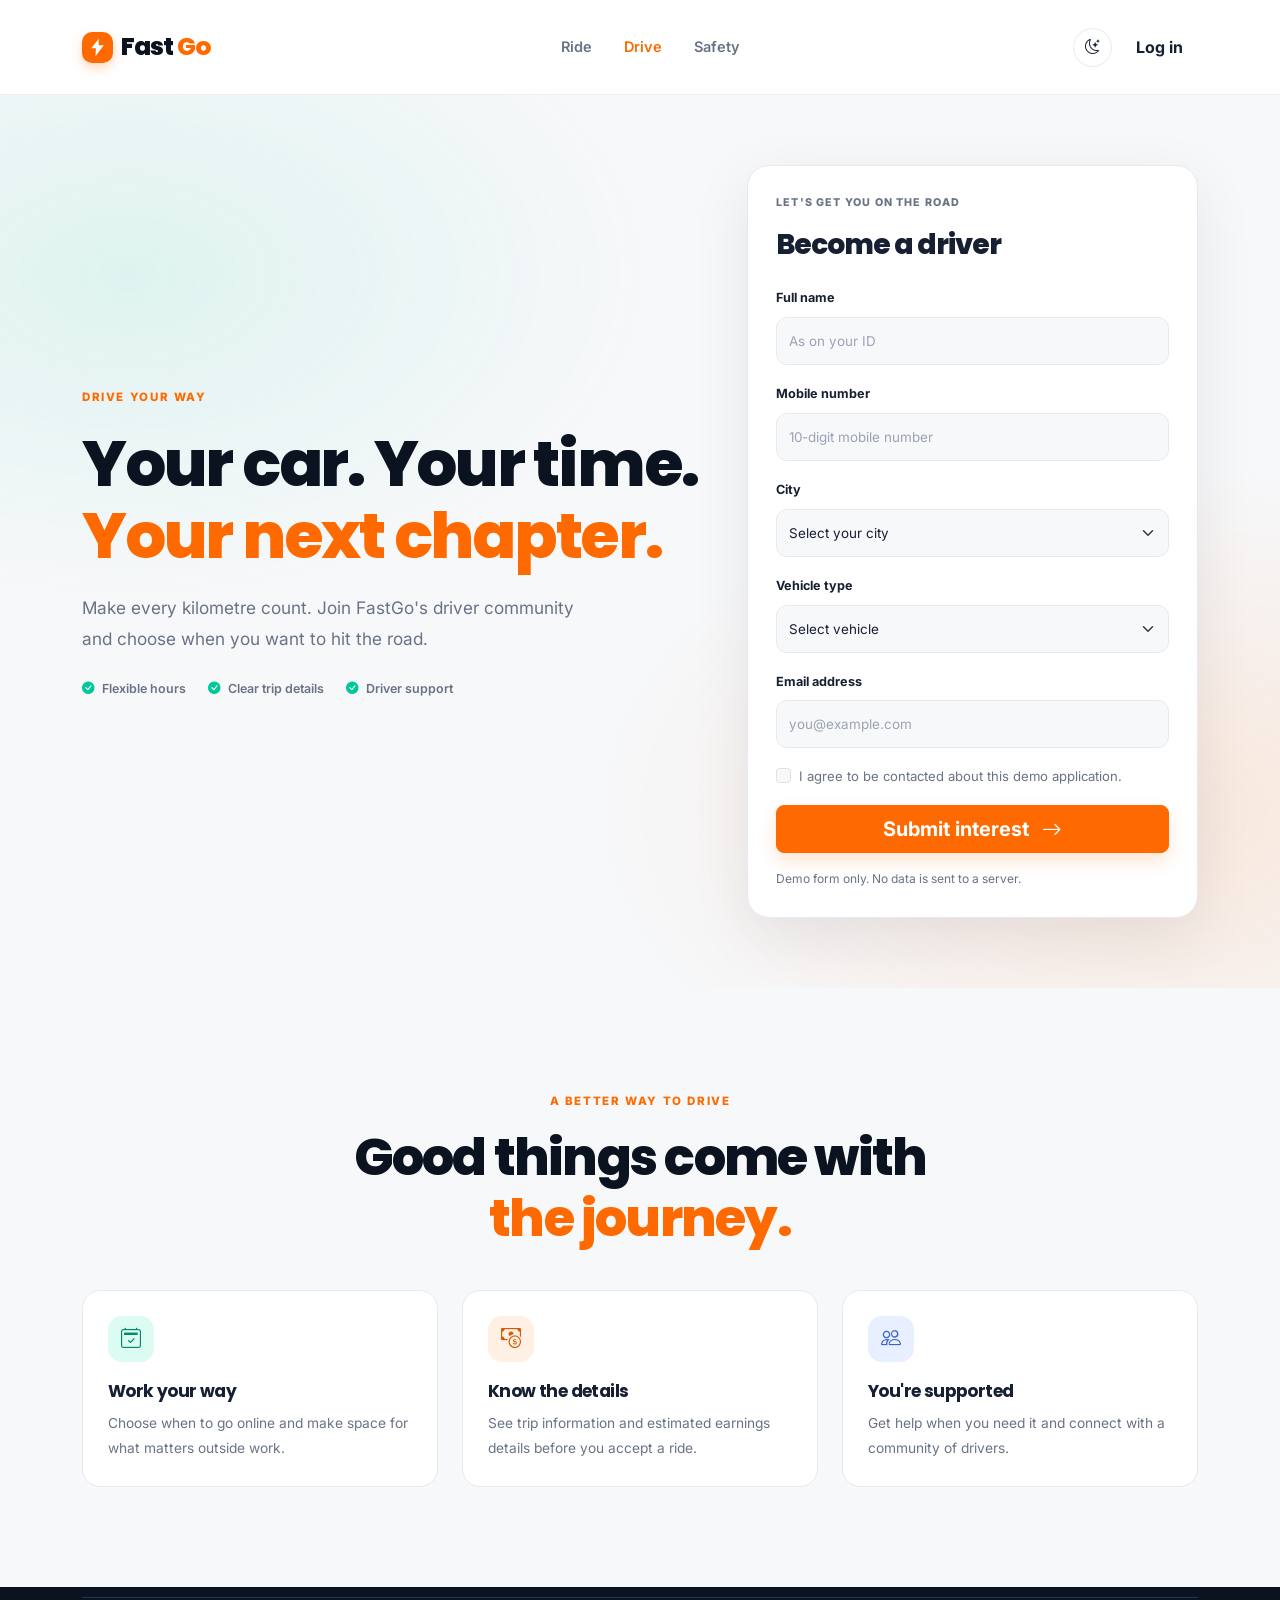
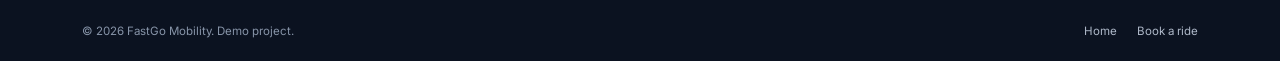
<file: FastGo/driver.html>
<!doctype html>
<html lang="en"><head><meta charset="utf-8"><meta name="viewport" content="width=device-width, initial-scale=1"><title>Drive with FastGo — Become a driver</title><link rel="preconnect" href="https://fonts.googleapis.com"><link href="https://fonts.googleapis.com/css2?family=Inter:wght@400;500;600;700&family=Poppins:wght@500;600;700;800&display=swap" rel="stylesheet"><link href="https://cdn.jsdelivr.net/npm/bootstrap@5.3.3/dist/css/bootstrap.min.css" rel="stylesheet"><link href="https://cdn.jsdelivr.net/npm/bootstrap-icons@1.11.3/font/bootstrap-icons.min.css" rel="stylesheet"><link rel="stylesheet" href="css/style.css"></head>
<body><nav class="navbar navbar-expand-lg sticky-top site-nav"><div class="container"><a class="navbar-brand brand" href="index.html"><span class="brand-mark"><svg viewBox="0 0 24 24" aria-hidden="true"><path d="M13.5 1 4 13h6l-.5 10L20 9h-6.5z"/></svg></span>Fast<span>Go</span></a><button class="navbar-toggler" type="button" data-bs-toggle="collapse" data-bs-target="#mainNav" aria-controls="mainNav" aria-expanded="false" aria-label="Toggle navigation"><span class="navbar-toggler-icon"></span></button><div class="collapse navbar-collapse" id="mainNav"><ul class="navbar-nav mx-auto"><li class="nav-item"><a class="nav-link" href="booking.html">Ride</a></li><li class="nav-item"><a class="nav-link active" href="driver.html">Drive</a></li><li class="nav-item"><a class="nav-link" href="index.html#safety">Safety</a></li></ul><div class="nav-actions d-flex gap-2 align-items-center"><button class="theme-toggle" type="button" data-theme-toggle aria-label="Toggle dark mode"><i class="bi bi-moon-stars"></i></button><a class="btn btn-quiet" href="login.html">Log in</a></div></div></div></nav>
<main class="inner-page"><section class="driver-hero"><div class="container"><div class="row align-items-center gy-4"><div class="col-lg-7"><span class="eyebrow">DRIVE YOUR WAY</span><h1 class="hero-title">Your car. Your time.<br><span>Your next chapter.</span></h1><p class="hero-copy">Make every kilometre count. Join FastGo's driver community and choose when you want to hit the road.</p><div class="driver-perks"><span><i class="bi bi-check-circle-fill"></i> Flexible hours</span><span><i class="bi bi-check-circle-fill"></i> Clear trip details</span><span><i class="bi bi-check-circle-fill"></i> Driver support</span></div></div><div class="col-lg-5"><div class="driver-form-card"><p class="small-label">LET'S GET YOU ON THE ROAD</p><h2 class="h3 mb-4">Become a driver</h2><form id="driverForm" novalidate><div class="mb-3"><label class="form-label" for="driverName">Full name</label><input class="form-control" id="driverName" required minlength="2" placeholder="As on your ID"><div class="invalid-feedback">Enter your full name.</div></div><div class="mb-3"><label class="form-label" for="driverPhone">Mobile number</label><input class="form-control" id="driverPhone" type="tel" inputmode="numeric" pattern="[6-9][0-9]{9}" required placeholder="10-digit mobile number"><div class="invalid-feedback">Enter a valid 10-digit Indian mobile number.</div></div><div class="mb-3"><label class="form-label" for="driverCity">City</label><select class="form-select" id="driverCity" required><option value="">Select your city</option><option>Solapur</option><option>Pune</option><option>Mumbai</option><option>Nashik</option><option>Nagpur</option><option>Other</option></select><div class="invalid-feedback">Choose a city.</div></div><div class="mb-3"><label class="form-label" for="vehicleType">Vehicle type</label><select class="form-select" id="vehicleType" required><option value="">Select vehicle</option><option>Bike</option><option>Auto</option><option>Car</option></select><div class="invalid-feedback">Choose a vehicle type.</div></div><div class="mb-3"><label class="form-label" for="driverEmail">Email address</label><input class="form-control" id="driverEmail" type="email" required placeholder="you@example.com"><div class="invalid-feedback">Enter a valid email address.</div></div><div class="form-check mb-3"><input class="form-check-input" type="checkbox" id="driverConsent" required><label class="form-check-label small" for="driverConsent">I agree to be contacted about this demo application.</label><div class="invalid-feedback">Please check the consent box.</div></div><button class="btn btn-primary btn-lg w-100" type="submit">Submit interest <i class="bi bi-arrow-right ms-2"></i></button><p class="form-note mt-3 mb-0">Demo form only. No data is sent to a server.</p></form></div></div></div></div></section><section class="section-pad"><div class="container"><div class="section-heading text-center"><span class="eyebrow">A BETTER WAY TO DRIVE</span><h2>Good things come with <span>the journey.</span></h2></div><div class="row g-4 mt-3"><div class="col-md-4"><article class="feature-card"><div class="feature-icon mint"><i class="bi bi-calendar2-check"></i></div><h3>Work your way</h3><p>Choose when to go online and make space for what matters outside work.</p></article></div><div class="col-md-4"><article class="feature-card"><div class="feature-icon orange"><i class="bi bi-cash-coin"></i></div><h3>Know the details</h3><p>See trip information and estimated earnings details before you accept a ride.</p></article></div><div class="col-md-4"><article class="feature-card"><div class="feature-icon blue"><i class="bi bi-people"></i></div><h3>You're supported</h3><p>Get help when you need it and connect with a community of drivers.</p></article></div></div></div></section></main>
<footer class="site-footer compact-footer"><div class="container"><div class="footer-bottom"><span>© <span data-year></span> FastGo Mobility. Demo project.</span><div><a href="index.html">Home</a><a href="booking.html">Book a ride</a></div></div></div></footer><div class="toast-container position-fixed bottom-0 end-0 p-3"><div id="appToast" class="toast border-0" role="status" aria-live="polite"><div class="d-flex"><div class="toast-body" id="toastMessage">Done.</div><button type="button" class="btn-close me-2 m-auto" data-bs-dismiss="toast" aria-label="Close"></button></div></div></div><script src="https://cdn.jsdelivr.net/npm/bootstrap@5.3.3/dist/js/bootstrap.bundle.min.js"></script><script src="js/main.js"></script><script src="js/auth.js"></script></body></html>
</file>
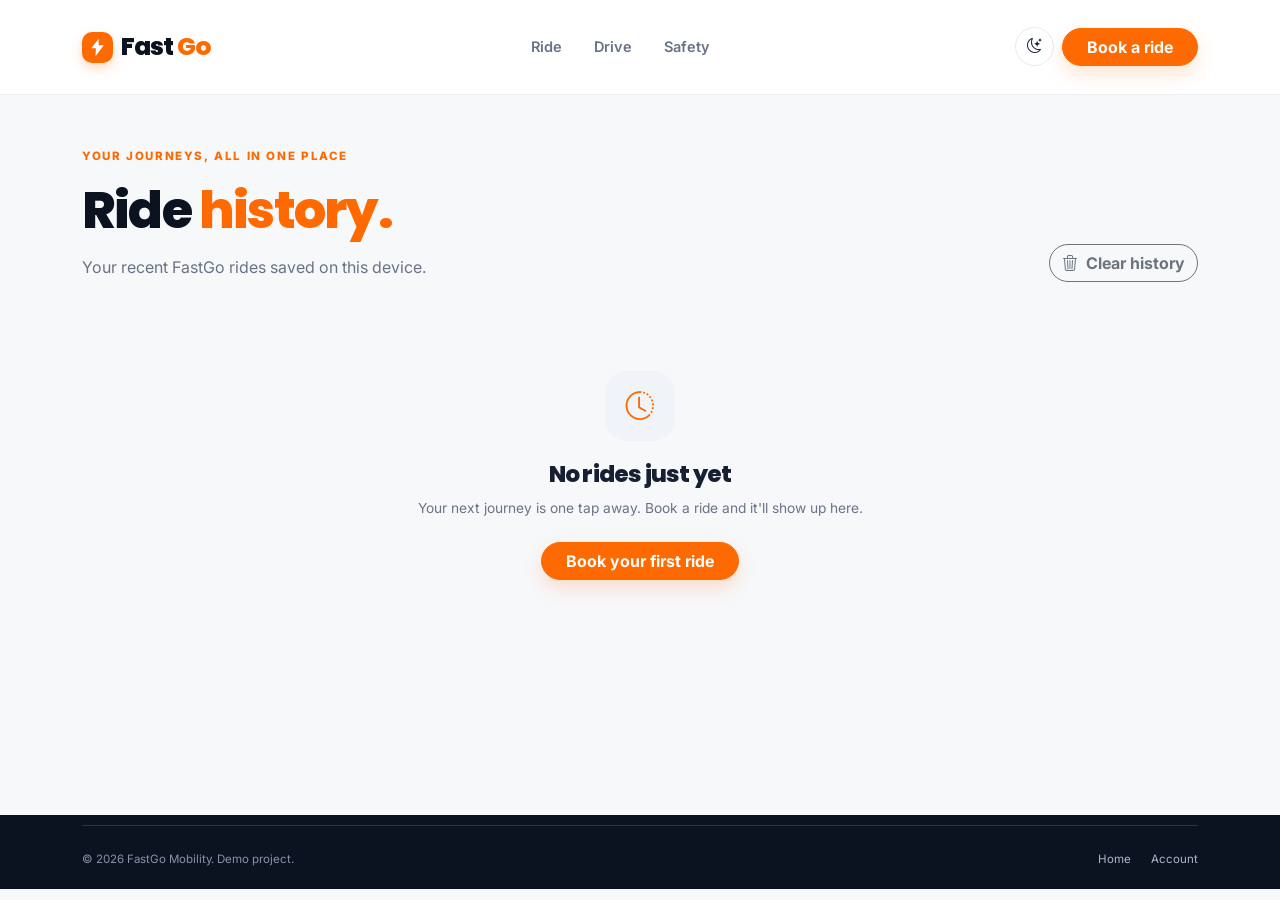
<file: FastGo/history.html>
<!doctype html>
<html lang="en"><head><meta charset="utf-8"><meta name="viewport" content="width=device-width, initial-scale=1"><title>Ride history — FastGo</title><link rel="preconnect" href="https://fonts.googleapis.com"><link href="https://fonts.googleapis.com/css2?family=Inter:wght@400;500;600;700&family=Poppins:wght@500;600;700;800&display=swap" rel="stylesheet"><link href="https://cdn.jsdelivr.net/npm/bootstrap@5.3.3/dist/css/bootstrap.min.css" rel="stylesheet"><link href="https://cdn.jsdelivr.net/npm/bootstrap-icons@1.11.3/font/bootstrap-icons.min.css" rel="stylesheet"><link rel="stylesheet" href="css/style.css"></head>
<body><nav class="navbar navbar-expand-lg sticky-top site-nav"><div class="container"><a class="navbar-brand brand" href="index.html"><span class="brand-mark"><svg viewBox="0 0 24 24" aria-hidden="true"><path d="M13.5 1 4 13h6l-.5 10L20 9h-6.5z"/></svg></span>Fast<span>Go</span></a><button class="navbar-toggler" type="button" data-bs-toggle="collapse" data-bs-target="#mainNav" aria-controls="mainNav" aria-expanded="false" aria-label="Toggle navigation"><span class="navbar-toggler-icon"></span></button><div class="collapse navbar-collapse" id="mainNav"><ul class="navbar-nav mx-auto"><li class="nav-item"><a class="nav-link" href="booking.html">Ride</a></li><li class="nav-item"><a class="nav-link" href="driver.html">Drive</a></li><li class="nav-item"><a class="nav-link" href="index.html#safety">Safety</a></li></ul><div class="nav-actions d-flex gap-2 align-items-center"><button class="theme-toggle" type="button" data-theme-toggle aria-label="Toggle dark mode"><i class="bi bi-moon-stars"></i></button><a class="btn btn-primary rounded-pill px-4" href="booking.html">Book a ride</a></div></div></div></nav>
<main class="inner-page"><section class="container py-5"><div class="row align-items-end mb-4 gy-3"><div class="col"><span class="eyebrow">YOUR JOURNEYS, ALL IN ONE PLACE</span><h1 class="page-title">Ride <span>history.</span></h1><p class="section-intro mb-0">Your recent FastGo rides saved on this device.</p></div><div class="col-auto"><button id="clearHistory" class="btn btn-outline-secondary rounded-pill"><i class="bi bi-trash3 me-2"></i>Clear history</button></div></div><div id="historySummary" class="history-summary mb-4"><div><span class="summary-label">TOTAL RIDES</span><strong id="historyCount">0</strong></div><div><span class="summary-label">TOTAL SPENT</span><strong id="historySpent">₹0</strong></div><a class="btn btn-primary rounded-pill px-4" href="booking.html">Book another <i class="bi bi-arrow-right ms-1"></i></a></div><div id="historyList" class="history-list" aria-live="polite"></div><div id="emptyHistory" class="empty-state"><div class="empty-icon"><i class="bi bi-clock-history"></i></div><h2>No rides just yet</h2><p>Your next journey is one tap away. Book a ride and it'll show up here.</p><a href="booking.html" class="btn btn-primary rounded-pill px-4">Book your first ride</a></div></section></main>
<footer class="site-footer compact-footer"><div class="container"><div class="footer-bottom"><span>© <span data-year></span> FastGo Mobility. Demo project.</span><div><a href="index.html">Home</a><a href="login.html">Account</a></div></div></div></footer><div class="toast-container position-fixed bottom-0 end-0 p-3"><div id="appToast" class="toast border-0" role="status" aria-live="polite"><div class="d-flex"><div class="toast-body" id="toastMessage">Done.</div><button type="button" class="btn-close me-2 m-auto" data-bs-dismiss="toast" aria-label="Close"></button></div></div></div><script src="https://cdn.jsdelivr.net/npm/bootstrap@5.3.3/dist/js/bootstrap.bundle.min.js"></script><script src="js/main.js"></script><script src="js/auth.js"></script></body></html>
</file>
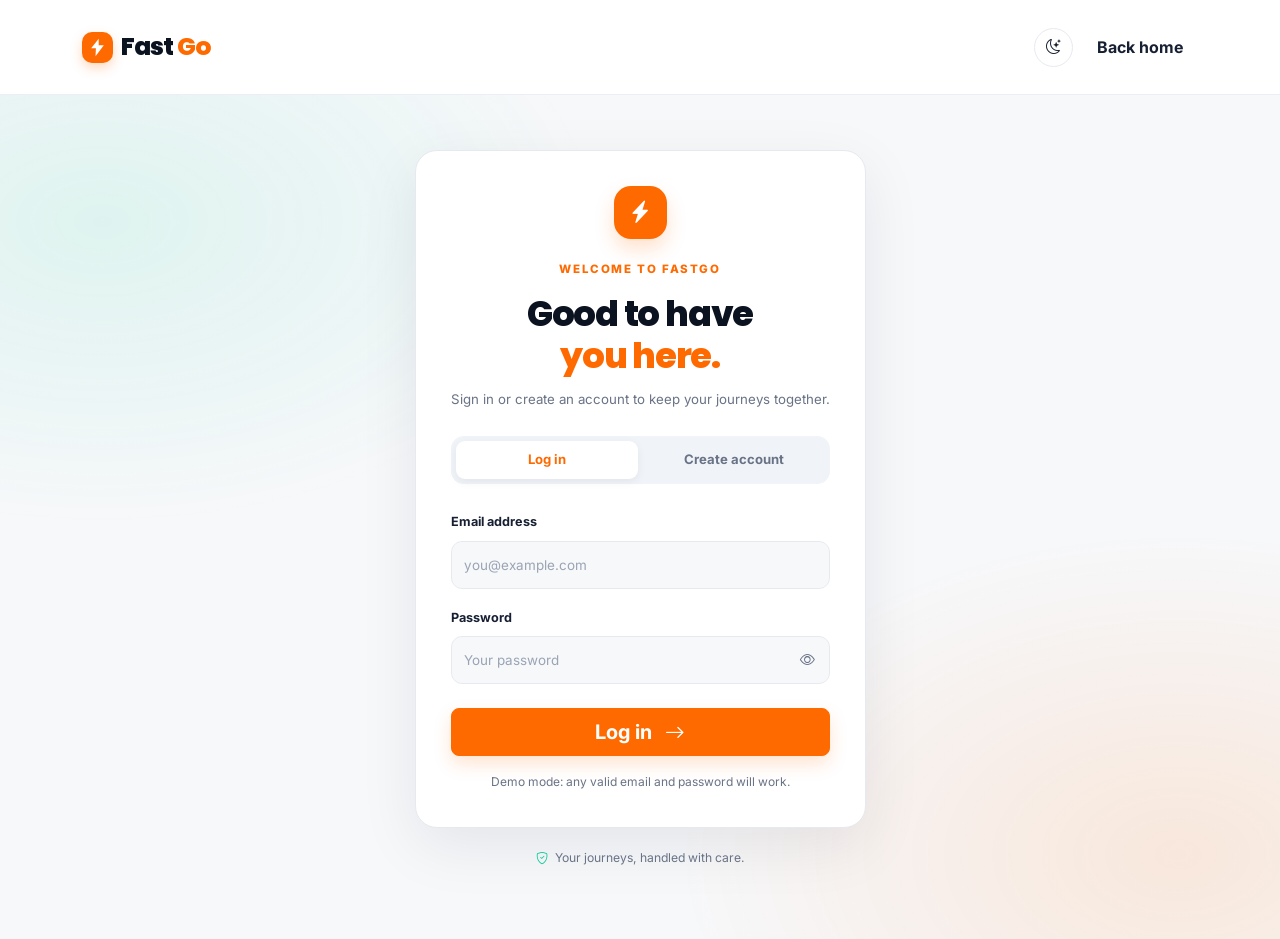
<file: FastGo/login.html>
<!doctype html>
<html lang="en"><head><meta charset="utf-8"><meta name="viewport" content="width=device-width, initial-scale=1"><title>Log in or sign up — FastGo</title><link rel="preconnect" href="https://fonts.googleapis.com"><link href="https://fonts.googleapis.com/css2?family=Inter:wght@400;500;600;700&family=Poppins:wght@500;600;700;800&display=swap" rel="stylesheet"><link href="https://cdn.jsdelivr.net/npm/bootstrap@5.3.3/dist/css/bootstrap.min.css" rel="stylesheet"><link href="https://cdn.jsdelivr.net/npm/bootstrap-icons@1.11.3/font/bootstrap-icons.min.css" rel="stylesheet"><link rel="stylesheet" href="css/style.css"></head>
<body><nav class="navbar navbar-expand-lg sticky-top site-nav"><div class="container"><a class="navbar-brand brand" href="index.html"><span class="brand-mark"><svg viewBox="0 0 24 24" aria-hidden="true"><path d="M13.5 1 4 13h6l-.5 10L20 9h-6.5z"/></svg></span>Fast<span>Go</span></a><div class="ms-auto d-flex gap-2 align-items-center"><button class="theme-toggle" type="button" data-theme-toggle aria-label="Toggle dark mode"><i class="bi bi-moon-stars"></i></button><a href="index.html" class="btn btn-quiet">Back home</a></div></div></nav>
<main class="auth-page"><div class="container"><div class="row justify-content-center align-items-center"><div class="col-lg-5 col-md-8"><div class="auth-card"><div class="auth-heading"><div class="auth-symbol"><i class="bi bi-lightning-charge-fill"></i></div><span class="eyebrow">WELCOME TO FASTGO</span><h1>Good to have<br><span>you here.</span></h1><p>Sign in or create an account to keep your journeys together.</p></div><ul class="nav nav-pills auth-tabs" id="authTabs" role="tablist"><li class="nav-item" role="presentation"><button class="nav-link active" id="login-tab" data-bs-toggle="pill" data-bs-target="#loginPane" type="button" role="tab" aria-controls="loginPane" aria-selected="true">Log in</button></li><li class="nav-item" role="presentation"><button class="nav-link" id="signup-tab" data-bs-toggle="pill" data-bs-target="#signupPane" type="button" role="tab" aria-controls="signupPane" aria-selected="false">Create account</button></li></ul>
<div class="tab-content"><div class="tab-pane fade show active" id="loginPane" role="tabpanel" aria-labelledby="login-tab"><form id="loginForm" novalidate><div class="mb-3"><label for="loginEmail" class="form-label">Email address</label><input type="email" class="form-control" id="loginEmail" placeholder="you@example.com" required autocomplete="email"><div class="invalid-feedback">Enter a valid email address.</div></div><div class="mb-3"><label for="loginPassword" class="form-label">Password</label><div class="password-wrap"><input type="password" class="form-control" id="loginPassword" placeholder="Your password" required autocomplete="current-password" minlength="8"><button type="button" class="password-toggle" data-toggle-password="loginPassword" aria-label="Show password"><i class="bi bi-eye"></i></button></div><div class="invalid-feedback">Password must be at least 8 characters.</div></div><button class="btn btn-primary btn-lg w-100 mt-2" type="submit">Log in <i class="bi bi-arrow-right ms-2"></i></button><p class="form-note text-center mt-3 mb-0">Demo mode: any valid email and password will work.</p></form></div>
<div class="tab-pane fade" id="signupPane" role="tabpanel" aria-labelledby="signup-tab"><form id="signupForm" novalidate><div class="mb-3"><label for="signupName" class="form-label">Full name</label><input type="text" class="form-control" id="signupName" placeholder="Your name" required minlength="2" autocomplete="name"><div class="invalid-feedback">Please enter your name (at least 2 characters).</div></div><div class="mb-3"><label for="signupEmail" class="form-label">Email address</label><input type="email" class="form-control" id="signupEmail" placeholder="you@example.com" required autocomplete="email"><div class="invalid-feedback">Enter a valid email address.</div></div><div class="mb-3"><label for="signupPhone" class="form-label">Mobile number</label><input type="tel" class="form-control" id="signupPhone" placeholder="10-digit mobile number" required inputmode="numeric" autocomplete="tel" pattern="[6-9][0-9]{9}"><div class="invalid-feedback">Enter a valid 10-digit Indian mobile number.</div></div><div class="mb-2"><label for="signupPassword" class="form-label">Create password</label><input type="password" class="form-control" id="signupPassword" placeholder="At least 8 characters" required minlength="8" autocomplete="new-password"><div class="password-strength mt-2"><div class="strength-track"><span id="strengthBar"></span></div><small id="strengthText" aria-live="polite">Use 8+ characters with a number and symbol.</small></div><div class="invalid-feedback">Use at least 8 characters.</div></div><button class="btn btn-primary btn-lg w-100 mt-3" type="submit">Create account <i class="bi bi-arrow-right ms-2"></i></button><p class="form-note text-center mt-3 mb-0">Your details stay in this browser demo.</p></form></div></div></div><p class="auth-footer"><i class="bi bi-shield-check me-1"></i> Your journeys, handled with care.</p></div></div></div></main>
<div class="toast-container position-fixed bottom-0 end-0 p-3"><div id="appToast" class="toast border-0" role="status" aria-live="polite"><div class="d-flex"><div class="toast-body" id="toastMessage">Done.</div><button type="button" class="btn-close me-2 m-auto" data-bs-dismiss="toast" aria-label="Close"></button></div></div></div><script src="https://cdn.jsdelivr.net/npm/bootstrap@5.3.3/dist/js/bootstrap.bundle.min.js"></script><script src="js/main.js"></script><script src="js/auth.js"></script></body></html>
</file>
<file: FastGo/css/style.css>
/* FastGo design system */
:root {
  --fg-orange: #FF6A00;
  --fg-orange-dark: #e65f00;
  --fg-navy: #0B1220;
  --fg-mint: #00C896;
  --fg-bg: #F7F8FA;
  --fg-white: #FFFFFF;
  --fg-text: #172033;
  --fg-muted: #697386;
  --fg-border: #E6E9EF;
  --fg-card: #FFFFFF;
  --fg-soft: #F0F3F7;
  --fg-shadow: 0 18px 60px rgba(11, 18, 32, .08);
  --bs-primary: #FF6A00;
  --bs-primary-rgb: 255, 106, 0;
  --bs-body-font-family: "Inter", sans-serif;
  --bs-body-color: var(--fg-text);
  --bs-body-bg: var(--fg-bg);
  --bs-border-radius: 1rem;
  --bs-link-color: var(--fg-orange);
}
html { scroll-behavior: smooth; scroll-padding-top: 90px; }
html[data-theme="dark"] {
  color-scheme: dark;
  --fg-bg: #0c1220;
  --fg-white: #121b2c;
  --fg-card: #121b2c;
  --fg-text: #edf1f7;
  --fg-muted: #a5afc1;
  --fg-border: #293448;
  --fg-soft: #172235;
  --fg-navy: #070c15;
  --fg-shadow: 0 18px 60px rgba(0, 0, 0, .24);
  --bs-body-color: var(--fg-text);
  --bs-body-bg: var(--fg-bg);
}
* { box-sizing: border-box; }
body { margin: 0; background: var(--fg-bg); color: var(--fg-text); font-family: "Inter", sans-serif; font-size: 15px; line-height: 1.65; transition: background-color .25s, color .25s; }
h1, h2, h3, h4, .navbar-brand { font-family: "Poppins", sans-serif; letter-spacing: -.035em; }
a { color: var(--fg-orange); text-decoration: none; }
a:hover { color: var(--fg-orange-dark); }
.btn { font-weight: 700; transition: transform .2s ease, box-shadow .2s ease, background-color .2s ease; }
.btn:hover { transform: translateY(-2px); }
.btn-primary { --bs-btn-bg: var(--fg-orange); --bs-btn-border-color: var(--fg-orange); --bs-btn-hover-bg: var(--fg-orange-dark); --bs-btn-hover-border-color: var(--fg-orange-dark); --bs-btn-active-bg: var(--fg-orange-dark); --bs-btn-active-border-color: var(--fg-orange-dark); --bs-btn-color: #fff; --bs-btn-hover-color: #fff; box-shadow: 0 8px 18px rgba(255, 106, 0, .18); }
.btn-dark { background: var(--fg-navy); border-color: var(--fg-navy); color: #fff; }
.btn-quiet { color: var(--fg-text); font-weight: 700; padding: .65rem .9rem; }
.btn-quiet:hover { background: var(--fg-soft); color: var(--fg-orange); }
.site-nav { background: color-mix(in srgb, var(--fg-white) 92%, transparent); backdrop-filter: blur(18px); border-bottom: 1px solid color-mix(in srgb, var(--fg-border) 75%, transparent); z-index: 1000; }
.site-nav .container { min-height: 78px; }
.brand { color: var(--fg-navy); display: inline-flex; align-items: center; gap: 3px; font-size: 1.55rem; font-weight: 800; }
html[data-theme="dark"] .brand { color: var(--fg-text); }
.brand > span:last-child { color: var(--fg-orange); }
.brand-mark { width: 31px; height: 31px; display: inline-grid; place-items: center; background: var(--fg-orange); border-radius: 10px; margin-right: 5px; box-shadow: 0 5px 12px rgba(255,106,0,.25); }
.brand-mark svg { width: 19px; height: 19px; fill: #fff; }
.site-nav .nav-link { color: var(--fg-muted); font-size: .91rem; font-weight: 600; padding: .65rem 1rem !important; }
.site-nav .nav-link:hover, .site-nav .nav-link.active { color: var(--fg-orange); }
.theme-toggle { width: 39px; height: 39px; border: 1px solid var(--fg-border); background: var(--fg-card); color: var(--fg-text); border-radius: 50%; display: inline-grid; place-items: center; transition: .2s; }
.theme-toggle:hover { border-color: var(--fg-orange); color: var(--fg-orange); }
.navbar-toggler { border-color: var(--fg-border); }
.navbar-toggler:focus { box-shadow: 0 0 0 .2rem rgba(255,106,0,.15); }
.hero-section { position: relative; overflow: hidden; padding: 92px 0 35px; background: radial-gradient(ellipse at 82% 0%, rgba(255,106,0,.12), transparent 34%), radial-gradient(ellipse at 10% 80%, rgba(0,200,150,.09), transparent 32%), var(--fg-bg); }
.hero-section:after { content: ""; position: absolute; inset: auto -8% -190px 35%; height: 330px; border-radius: 50%; background: linear-gradient(120deg, rgba(255,106,0,.07), rgba(0,200,150,.08)); filter: blur(1px); pointer-events: none; }
.hero-orb { position: absolute; border-radius: 50%; pointer-events: none; animation: float 8s ease-in-out infinite; }
.hero-orb-one { width: 150px; height: 150px; border: 1px solid rgba(255,106,0,.16); top: 8%; right: 8%; }
.hero-orb-two { width: 70px; height: 70px; background: rgba(0,200,150,.08); top: 62%; left: 3%; animation-delay: -3s; }
@keyframes float { 0%,100% { transform: translateY(0) rotate(0); } 50% { transform: translateY(-17px) rotate(7deg); } }
.eyebrow { color: var(--fg-orange); display: inline-flex; align-items: center; gap: 8px; font-size: .72rem; font-weight: 800; letter-spacing: .14em; line-height: 1.5; }
.eyebrow-dot { display: inline-block; width: 7px; height: 7px; border-radius: 50%; background: var(--fg-mint); box-shadow: 0 0 0 4px rgba(0,200,150,.12); }
.hero-title { color: var(--fg-navy); font-size: clamp(2.7rem, 5vw, 4.7rem); line-height: 1.12; font-weight: 800; margin: 20px 0; }
html[data-theme="dark"] .hero-title { color: var(--fg-text); }
.hero-title span, .section-title span, .section-heading h2 span, .page-title span, .driver-hero .hero-title span { color: var(--fg-orange); }
.hero-copy { max-width: 520px; color: var(--fg-muted); font-size: 1.08rem; line-height: 1.8; }
.hero-trust { display: flex; align-items: center; gap: 14px; margin-top: 28px; }
.avatar-stack { display: flex; padding-left: 3px; }
.avatar-stack img { width: 36px; height: 36px; object-fit: cover; border-radius: 50%; border: 3px solid var(--fg-bg); margin-left: -6px; }
.hero-trust strong, .hero-trust small { display: block; }
.hero-trust strong { font-size: .82rem; }
.hero-trust small { color: var(--fg-muted); font-size: .73rem; }
.booking-card { position: relative; z-index: 2; max-width: 480px; margin-left: auto; padding: 30px; border: 1px solid var(--fg-border); border-radius: 25px; background: var(--fg-card); box-shadow: 0 28px 75px rgba(11,18,32,.12); }
.booking-icon { width: 44px; height: 44px; display: grid; place-items: center; color: var(--fg-orange); background: rgba(255,106,0,.1); border-radius: 15px; font-size: 1.15rem; }
.small-label, .summary-label { color: var(--fg-muted); font-size: .67rem; font-weight: 800; letter-spacing: .11em; }
.booking-card h2 { font-weight: 700; }
.ride-mode { display: flex; gap: 5px; padding: 5px; border-radius: 14px; background: var(--fg-soft); }
.mode-btn { flex: 1; border: 0; background: transparent; color: var(--fg-muted); padding: 10px 8px; border-radius: 10px; font-size: .83rem; font-weight: 700; }
.mode-btn.active { background: var(--fg-card); color: var(--fg-orange); box-shadow: 0 3px 10px rgba(11,18,32,.06); }
.location-fields { position: relative; display: grid; gap: 10px; }
.location-field { position: relative; display: flex; align-items: center; }
.location-field .form-control { min-height: 53px; padding-left: 43px; border-color: var(--fg-border); border-radius: 12px; background: var(--fg-bg); color: var(--fg-text); font-size: .88rem; }
.location-field .form-control:focus, .form-control:focus, .form-select:focus { border-color: rgba(255,106,0,.7); box-shadow: 0 0 0 .2rem rgba(255,106,0,.12); }
.location-dot { position: absolute; z-index: 1; left: 17px; width: 10px; height: 10px; border: 2px solid #fff; border-radius: 50%; box-shadow: 0 0 0 1px var(--fg-border); }
.pickup-dot { background: var(--fg-mint); }
.drop-dot { background: var(--fg-orange); }
.location-connector { position: absolute; left: 21px; top: 45px; height: 21px; border-left: 1px dashed #b8c0cc; }
.form-note { color: var(--fg-muted); font-size: .75rem; }
.form-note i { color: var(--fg-mint); }
.hero-bottom { position: relative; z-index: 1; display: flex; justify-content: center; flex-wrap: wrap; gap: 22px; padding-top: 44px; color: var(--fg-muted); font-size: .78rem; font-weight: 600; }
.hero-bottom i { color: var(--fg-mint); margin-right: 5px; }
.section-pad { padding: 100px 0; }
.section-pad-sm { padding: 55px 0; }
.soft-section { background: var(--fg-soft); }
.section-heading { max-width: 660px; margin: 0 auto; }
.section-heading h2, .section-title { color: var(--fg-navy); font-size: clamp(2rem, 4vw, 3.2rem); font-weight: 800; line-height: 1.2; margin: 14px 0; }
html[data-theme="dark"] .section-heading h2, html[data-theme="dark"] .section-title { color: var(--fg-text); }
.section-heading p, .section-intro { color: var(--fg-muted); font-size: 1rem; line-height: 1.8; }
.ride-type-card { height: 100%; padding: 22px 17px 17px; border: 1px solid var(--fg-border); border-radius: 18px; background: var(--fg-card); transition: transform .25s, box-shadow .25s, border-color .25s; }
.ride-type-card:hover { transform: translateY(-6px); border-color: rgba(255,106,0,.35); box-shadow: var(--fg-shadow); }
.ride-emoji { width: 52px; height: 52px; display: grid; place-items: center; border-radius: 16px; font-size: 1.45rem; margin-bottom: 19px; }
.ride-emoji.bike { background: #e1faf3; color: #009e76; }.ride-emoji.auto { background: #fff0e4; color: #e96500; }.ride-emoji.mini { background: #e9efff; color: #4364cc; }.ride-emoji.sedan { background: #f1e9ff; color: #8054c8; }.ride-emoji.premium { background: #fff5d9; color: #9a6b00; }
.ride-type-card h3 { font-size: 1rem; font-weight: 700; margin-bottom: 4px; }
.ride-type-card p { color: var(--fg-muted); font-size: .76rem; margin-bottom: 17px; }
.ride-meta { border-top: 1px solid var(--fg-border); padding-top: 12px; display: flex; justify-content: space-between; gap: 5px; color: var(--fg-muted); font-size: .68rem; }
.ride-meta b { color: var(--fg-text); }
.step-card { position: relative; min-height: 245px; padding: 30px; background: var(--fg-card); border: 1px solid var(--fg-border); border-radius: 20px; overflow: hidden; }
.step-number { position: absolute; top: 12px; right: 20px; font-family: "Poppins", sans-serif; font-size: 3.4rem; line-height: 1; font-weight: 800; color: color-mix(in srgb, var(--fg-border) 75%, transparent); }
.step-icon { position: relative; width: 53px; height: 53px; display: grid; place-items: center; background: rgba(255,106,0,.1); color: var(--fg-orange); border-radius: 17px; font-size: 1.35rem; margin-bottom: 27px; }
.step-card h3, .feature-card h3 { font-size: 1.07rem; font-weight: 700; margin-bottom: 10px; }
.step-card p, .feature-card p { color: var(--fg-muted); font-size: .86rem; line-height: 1.8; margin-bottom: 0; }
.feature-grid { display: grid; grid-template-columns: repeat(2, 1fr); gap: 16px; }
.feature-card { padding: 25px; background: var(--fg-card); border: 1px solid var(--fg-border); border-radius: 18px; height: 100%; transition: transform .25s, box-shadow .25s; }
.feature-card:hover { transform: translateY(-4px); box-shadow: var(--fg-shadow); }
.feature-icon { display: grid; place-items: center; width: 46px; height: 46px; border-radius: 14px; margin-bottom: 19px; font-size: 1.25rem; }
.feature-icon.mint { color: #008b69; background: #dcfbf2; }.feature-icon.orange { color: #d95800; background: #fff0e4; }.feature-icon.purple { color: #7951bd; background: #f0e8ff; }.feature-icon.blue { color: #3e63c9; background: #e8efff; }
.stats-section { color: #fff; background: var(--fg-navy); }
.stat-number { color: #fff; font-family: "Poppins", sans-serif; font-size: clamp(1.7rem, 4vw, 3.1rem); font-weight: 800; letter-spacing: -.04em; }
.stat-label { color: #aeb8c8; font-size: .8rem; }
.stats-disclaimer { color: #778296; font-size: .65rem; text-align: center; margin: 25px 0 0; }
.testimonial-carousel { max-width: 740px; margin-inline: auto; }
.testimonial-card { position: relative; max-width: 660px; margin: auto; padding: 45px 55px; text-align: center; background: var(--fg-card); border: 1px solid var(--fg-border); border-radius: 25px; }
.quote-mark { position: absolute; top: 12px; left: 27px; color: rgba(255,106,0,.2); font-family: Georgia, serif; font-size: 5rem; line-height: 1; }
.stars { color: #ffb323; letter-spacing: 3px; font-size: .95rem; }
.testimonial-card blockquote { color: var(--fg-text); font-family: "Poppins", sans-serif; font-size: clamp(1rem, 2vw, 1.35rem); line-height: 1.7; margin: 18px 0 25px; }
.testimonial-person { display: flex; align-items: center; justify-content: center; gap: 12px; text-align: left; }
.testimonial-person img { width: 44px; height: 44px; border-radius: 50%; object-fit: cover; }
.testimonial-person strong, .testimonial-person small { display: block; }
.testimonial-person strong { font-size: .82rem; }.testimonial-person small { color: var(--fg-muted); font-size: .72rem; }
.carousel-controls { display: flex; justify-content: center; gap: 12px; margin-top: 20px; }
.carousel-controls .carousel-control-prev, .carousel-controls .carousel-control-next { position: static; width: 42px; height: 42px; border: 1px solid var(--fg-border); border-radius: 50%; background: var(--fg-card); color: var(--fg-text); opacity: 1; }
.driver-banner { position: relative; overflow: hidden; min-height: 350px; border-radius: 28px; padding: 58px; color: #fff; background: linear-gradient(110deg, #0B1220 0%, #17253a 65%, #24364a 100%); }
.driver-banner-content { position: relative; z-index: 2; max-width: 460px; }
.driver-banner h2 { font-size: clamp(2.2rem, 4vw, 3.5rem); line-height: 1.15; font-weight: 800; margin: 15px 0; }
.driver-banner h2 span { color: #ff9c5c; }
.driver-banner p { color: #c2ccda; max-width: 390px; margin-bottom: 25px; }
.driver-banner-art { position: absolute; right: 2%; bottom: 0; width: 46%; height: 100%; overflow: hidden; }
.art-sun { position: absolute; top: 30px; right: 70px; width: 160px; height: 160px; border-radius: 50%; background: linear-gradient(135deg, #ff9a54, #ff6a00); opacity: .9; }
.art-road { position: absolute; right: -10%; bottom: -100px; width: 120%; height: 190px; border-radius: 50% 50% 0 0; border: 23px solid #435267; background: #1b2738; transform: rotate(-13deg); }
.art-car { position: absolute; bottom: 85px; right: 27%; color: #fff; font-size: 6rem; transform: rotate(-5deg); filter: drop-shadow(0 10px 10px rgba(0,0,0,.3)); }
.art-pin { position: absolute; top: 65px; right: 15%; color: var(--fg-mint); font-size: 2rem; animation: float 4s ease-in-out infinite; }
.app-section { overflow: hidden; }
.store-button { display: inline-flex; align-items: center; gap: 12px; min-width: 155px; padding: 11px 16px; border: 1px solid var(--fg-border); border-radius: 13px; color: var(--fg-text); background: var(--fg-card); transition: .2s; }
.store-button:hover { border-color: var(--fg-orange); color: var(--fg-orange); transform: translateY(-2px); }
.store-button > i { font-size: 1.8rem; }.store-button small, .store-button strong { display: block; line-height: 1.4; }.store-button small { color: var(--fg-muted); font-size: .62rem; }.store-button strong { font-size: .9rem; }
.phone-mockup { width: 245px; min-height: 435px; margin: 0 auto; padding: 10px; border: 7px solid #202a3a; border-radius: 35px; background: #101827; box-shadow: 0 35px 65px rgba(11,18,32,.2); transform: rotate(4deg); }
.phone-notch { width: 76px; height: 16px; background: #202a3a; border-radius: 0 0 12px 12px; margin: -2px auto 10px; }
.phone-screen { padding: 9px; min-height: 385px; border-radius: 21px; text-align: left; background: #fff; color: #172033; }
.phone-top { display: flex; justify-content: space-between; font-size: .55rem; font-weight: 700; }
.mini-brand { color: var(--fg-orange); font-family: "Poppins", sans-serif; font-size: .85rem; font-weight: 800; margin: 16px 0; }
.phone-screen h4 { font-size: 1.1rem; font-weight: 800; margin-bottom: 15px; }
.mini-location { display: flex; align-items: center; gap: 9px; border: 1px solid #e9edf2; border-radius: 8px; padding: 8px; font-size: .65rem; margin-bottom: 7px; }
.mini-location i { color: var(--fg-orange); }
.mini-map { position: relative; height: 125px; overflow: hidden; margin-top: 14px; border-radius: 10px; background: repeating-linear-gradient(45deg, #eef2f0 0 12px, #e4ece8 12px 14px); }
.mini-map:before, .mini-map:after { content: ""; position: absolute; width: 150%; height: 9px; top: 40%; left: -20%; background: #fff; transform: rotate(-25deg); }
.mini-map:after { top: 65%; transform: rotate(34deg); }
.mini-map > i { position: absolute; z-index: 2; top: 25%; left: 65%; color: var(--fg-orange); }
.mini-map-route { position: absolute; z-index: 1; top: 23%; left: 25%; height: 75px; width: 70px; border: 3px dashed var(--fg-mint); border-left: 0; border-bottom: 0; border-radius: 0 25px 0 0; transform: rotate(20deg); }
.mini-car-row { display: flex; align-items: center; gap: 8px; margin: 12px 0; font-size: .6rem; }.mini-car-row > i { font-size: 1.3rem; }.mini-car-row span { flex: 1; }.mini-car-row b, .mini-car-row small { display: block; }.mini-car-row small { color: #758094; }.mini-car-row strong { color: var(--fg-orange); }
.mini-confirm { text-align: center; background: var(--fg-orange); color: white; border-radius: 8px; padding: 8px; font-size: .68rem; font-weight: 700; }
.faq-accordion .accordion-item { background: var(--fg-card); border: 1px solid var(--fg-border); border-radius: 13px !important; overflow: hidden; margin-bottom: 12px; }
.faq-accordion .accordion-button { color: var(--fg-text); background: var(--fg-card); box-shadow: none; padding: 20px 22px; font-weight: 700; font-size: .92rem; }
.faq-accordion .accordion-button:not(.collapsed) { color: var(--fg-orange); }
.faq-accordion .accordion-button:after { background-image: var(--bs-accordion-btn-icon); }
.faq-accordion .accordion-body { color: var(--fg-muted); font-size: .87rem; padding: 0 22px 22px; }
.text-link { display: inline-block; margin-top: 14px; font-weight: 700; }
.site-footer { padding: 65px 0 20px; background: var(--fg-navy); color: #fff; }
.brand-footer { color: #fff !important; }
.footer-tagline { color: #ff9c5c; margin: 8px 0; font-size: .9rem; font-weight: 700; }
.footer-description { max-width: 290px; color: #9ba8bb; font-size: .82rem; line-height: 1.8; }
.site-footer h3 { font-family: "Inter", sans-serif; font-size: .85rem; letter-spacing: 0; font-weight: 800; margin: 8px 0 18px; }
.site-footer .col-lg-2 a { display: block; color: #aeb8c8; margin: 10px 0; font-size: .8rem; }.site-footer a:hover { color: #ff9c5c; }
.newsletter-form { display: flex; max-width: 330px; border: 1px solid #354155; background: #141f31; border-radius: 12px; padding: 5px; }
.newsletter-form input { min-width: 0; flex: 1; border: 0; outline: 0; color: #fff; background: transparent; padding: 8px 10px; font-size: .8rem; }
.newsletter-form input::placeholder { color: #8794a8; }.newsletter-form button { width: 38px; border: 0; border-radius: 9px; background: var(--fg-orange); color: #fff; }
.footer-bottom { display: flex; justify-content: space-between; gap: 20px; flex-wrap: wrap; padding-top: 24px; margin-top: 42px; border-top: 1px solid #283449; color: #8794a8; font-size: .72rem; }
.footer-bottom div { display: flex; gap: 20px; }.footer-bottom a { color: #aeb8c8; }
.compact-footer { padding: 10px 0 20px; }.compact-footer .footer-bottom { margin-top: 0; }
.reveal { opacity: 0; transform: translateY(18px); transition: opacity .65s ease, transform .65s ease; }.reveal.is-visible { opacity: 1; transform: translateY(0); }
.inner-page { min-height: calc(100vh - 180px); }
.page-title { color: var(--fg-navy); font-size: clamp(2.3rem, 4vw, 3.5rem); font-weight: 800; margin: 12px 0; }.dark .page-title, html[data-theme="dark"] .page-title { color: var(--fg-text); }
.demo-pill { display: inline-flex; align-items: center; gap: 8px; padding: 8px 12px; border-radius: 99px; background: rgba(0,200,150,.1); color: #008f6b; font-size: .72rem; font-weight: 700; }
.panel-card, .auth-card, .driver-form-card { border: 1px solid var(--fg-border); border-radius: 22px; background: var(--fg-card); box-shadow: var(--fg-shadow); }
.booking-panel { padding: 24px; }
.route-summary { display: flex; align-items: center; gap: 20px; padding: 15px 0; border-bottom: 1px solid var(--fg-border); }
.route-summary > div { display: grid; gap: 2px; }.route-summary strong { font-size: 1.1rem; }.route-summary .btn { margin-left: auto; }
.surge-row { display: flex; align-items: center; justify-content: space-between; gap: 15px; padding: 17px 0 0; }.surge-row strong, .surge-row small { display: block; }.surge-row strong { font-size: .82rem; }.surge-row small { color: var(--fg-muted); font-size: .72rem; }
.form-check-input:checked { background-color: var(--fg-orange); border-color: var(--fg-orange); }
.ride-options { display: grid; gap: 9px; }
.ride-option { display: flex; align-items: center; gap: 12px; padding: 12px; border: 1px solid var(--fg-border); border-radius: 13px; cursor: pointer; transition: .2s; }
.ride-option:hover { border-color: rgba(255,106,0,.5); }.ride-option.selected { border-color: var(--fg-orange); background: rgba(255,106,0,.045); box-shadow: inset 0 0 0 1px var(--fg-orange); }
.ride-option input { accent-color: var(--fg-orange); }.ride-option-icon { width: 39px; height: 39px; display: grid; place-items: center; border-radius: 11px; background: var(--fg-soft); color: var(--fg-orange); font-size: 1.15rem; }
.ride-option-copy { flex: 1; min-width: 0; }.ride-option-copy strong, .ride-option-copy small { display: block; }.ride-option-copy strong { font-size: .82rem; }.ride-option-copy small { color: var(--fg-muted); font-size: .68rem; }.ride-fare { font-size: .9rem; white-space: nowrap; }
.map-card { position: relative; overflow: hidden; min-height: 620px; border: 1px solid var(--fg-border); border-radius: 22px; background: var(--fg-soft); box-shadow: var(--fg-shadow); }
#rideMap { width: 100%; height: 620px; z-index: 1; }.leaflet-container { font-family: "Inter", sans-serif; }
.map-legend { position: absolute; z-index: 500; bottom: 15px; left: 15px; right: 15px; display: flex; align-items: center; flex-wrap: wrap; gap: 18px; padding: 13px 15px; border: 1px solid rgba(230,233,239,.8); border-radius: 13px; background: color-mix(in srgb, var(--fg-card) 92%, transparent); backdrop-filter: blur(8px); box-shadow: 0 5px 20px rgba(11,18,32,.08); color: var(--fg-text); font-size: .72rem; }
.map-legend span { display: flex; align-items: center; gap: 7px; }.map-legend-dot { display: inline-block; width: 9px; height: 9px; border-radius: 50%; }.map-legend-note { margin-left: auto; color: var(--fg-muted); }
.map-note { display: flex; align-items: flex-start; gap: 10px; color: var(--fg-muted); font-size: .78rem; }.map-note i { color: var(--fg-orange); font-size: 1.1rem; }.map-note strong { color: var(--fg-text); }
.map-fallback { min-height: 620px; display: flex; align-items: center; justify-content: center; flex-direction: column; gap: 10px; color: var(--fg-muted); text-align: center; padding: 20px; }.map-fallback i { color: var(--fg-orange); font-size: 3rem; }
.driver-modal { color: var(--fg-text); background: var(--fg-card); border: 1px solid var(--fg-border); border-radius: 22px; overflow: hidden; }.driver-modal .modal-header { padding: 24px 24px 12px; }.driver-modal .modal-body { padding: 12px 24px 25px; }
.finding-state { padding: 30px 10px; text-align: center; }.finding-state h3 { font-size: 1.1rem; margin: 18px 0 6px; }.finding-state p { color: var(--fg-muted); font-size: .82rem; }
.finding-spinner { width: 48px; height: 48px; margin: 0 auto; border: 4px solid var(--fg-border); border-top-color: var(--fg-orange); border-radius: 50%; animation: spin .8s linear infinite; }@keyframes spin { to { transform: rotate(360deg); } }
.skeleton-line { height: 10px; max-width: 240px; margin: 10px auto; border-radius: 20px; background: linear-gradient(90deg, var(--fg-soft), var(--fg-border), var(--fg-soft)); background-size: 200% 100%; animation: shimmer 1.4s infinite; }.skeleton-line.short { max-width: 150px; }@keyframes shimmer { to { background-position: -200% 0; } }
.driver-found-banner { display: flex; align-items: center; gap: 12px; padding: 14px; border-radius: 13px; background: rgba(0,200,150,.1); color: #008f6b; }.driver-found-banner > i { font-size: 1.4rem; }.driver-found-banner span:nth-child(2) { flex: 1; }.driver-found-banner strong, .driver-found-banner small { display: block; }.driver-found-banner strong { font-size: .85rem; }.driver-found-banner small { font-size: .7rem; }.driver-eta { font-weight: 800; font-size: 1rem; }
.driver-profile { display: flex; align-items: center; gap: 15px; padding: 20px 0; }.driver-profile img { width: 76px; height: 76px; border-radius: 18px; object-fit: cover; }.driver-profile h3 { font-size: 1.08rem; margin: 0 0 4px; }.driver-profile-info p { color: var(--fg-muted); font-size: .76rem; margin: 5px 0 0; }.driver-rating { color: #d79a00; font-size: .78rem; font-weight: 700; }.driver-rating span { color: var(--fg-muted); font-weight: 500; }
.otp-panel { display: flex; align-items: center; justify-content: space-between; gap: 15px; border: 1px dashed var(--fg-border); border-radius: 14px; padding: 14px 17px; }.otp-panel small, .otp-panel strong { display: block; }.otp-panel small { color: var(--fg-muted); font-size: .62rem; font-weight: 800; letter-spacing: .1em; }.otp-panel strong { color: var(--fg-orange); font-size: 1.8rem; letter-spacing: .18em; }.otp-note { color: var(--fg-muted); font-size: .7rem; }.otp-note i { color: var(--fg-mint); margin-right: 4px; }
.ride-receipt { padding: 16px 0; }.ride-receipt > div { display: flex; justify-content: space-between; gap: 16px; padding: 6px 0; font-size: .75rem; }.ride-receipt span { color: var(--fg-muted); }.ride-receipt strong { max-width: 62%; text-align: right; overflow-wrap: anywhere; }.ride-receipt > div:first-child { border-bottom: 1px solid var(--fg-border); padding-bottom: 12px; margin-bottom: 5px; }.ride-receipt > div:first-child strong { color: var(--fg-orange); font-size: 1rem; }
.driver-actions { display: grid; grid-template-columns: repeat(3, 1fr); gap: 8px; }.driver-actions .btn { padding: 10px 5px; font-size: .78rem; }.history-link { display: block; text-align: center; font-weight: 700; font-size: .8rem; margin-top: 18px; }.modal-error { padding: 20px 0; }.modal-error h3 { font-size: 1.05rem; }
.auth-page { min-height: calc(100vh - 80px); display: flex; align-items: center; padding: 55px 0; background: radial-gradient(ellipse at 8% 15%, rgba(0,200,150,.1), transparent 30%), radial-gradient(ellipse at 92% 90%, rgba(255,106,0,.12), transparent 30%), var(--fg-bg); }
.auth-card { padding: 35px; }.auth-heading { text-align: center; }.auth-symbol { width: 53px; height: 53px; display: grid; place-items: center; margin: 0 auto 17px; border-radius: 17px; color: #fff; background: var(--fg-orange); font-size: 1.4rem; box-shadow: 0 10px 20px rgba(255,106,0,.2); }.auth-heading h1 { color: var(--fg-navy); font-size: 2.2rem; font-weight: 800; line-height: 1.2; margin: 12px 0; }.auth-heading h1 span { color: var(--fg-orange); }.auth-heading p { color: var(--fg-muted); font-size: .83rem; margin-bottom: 25px; }
html[data-theme="dark"] .auth-heading h1 { color: var(--fg-text); }
.auth-tabs { display: flex; gap: 5px; padding: 5px; margin-bottom: 25px; background: var(--fg-soft); border-radius: 13px; }.auth-tabs .nav-item { flex: 1; }.auth-tabs .nav-link { width: 100%; color: var(--fg-muted); border-radius: 9px; font-size: .82rem; font-weight: 700; }.auth-tabs .nav-link.active { color: var(--fg-orange); background: var(--fg-card); box-shadow: 0 3px 10px rgba(11,18,32,.06); }
.form-label { font-size: .79rem; font-weight: 700; }.form-control, .form-select { min-height: 48px; border-color: var(--fg-border); border-radius: 11px; color: var(--fg-text); background-color: var(--fg-bg); font-size: .84rem; }.form-control::placeholder { color: #9aa4b4; }.form-control.is-invalid, .was-validated .form-control:invalid { border-color: #dc3545; }.invalid-feedback { font-size: .72rem; }.password-wrap { position: relative; }.password-wrap .form-control { padding-right: 48px; }.password-toggle { position: absolute; top: 0; right: 0; height: 48px; width: 45px; border: 0; background: transparent; color: var(--fg-muted); }
.password-strength small { color: var(--fg-muted); font-size: .68rem; }.strength-track { height: 4px; overflow: hidden; border-radius: 10px; background: var(--fg-border); margin-bottom: 6px; }.strength-track span { display: block; height: 100%; width: 0; background: #dc3545; transition: width .2s, background .2s; }.strength-track span[data-strength="1"] { width: 25%; background: #dc3545; }.strength-track span[data-strength="2"] { width: 50%; background: #f0ad4e; }.strength-track span[data-strength="3"] { width: 75%; background: #80b918; }.strength-track span[data-strength="4"] { width: 100%; background: var(--fg-mint); }.auth-footer { color: var(--fg-muted); text-align: center; font-size: .76rem; margin-top: 20px; }.auth-footer i { color: var(--fg-mint); }
.history-summary { display: flex; align-items: center; gap: 50px; padding: 23px 26px; border: 1px solid var(--fg-border); border-radius: 17px; background: var(--fg-card); }.history-summary > div { display: grid; gap: 3px; }.history-summary strong { font-family: "Poppins", sans-serif; font-size: 1.45rem; }.history-summary .btn { margin-left: auto; }
.history-list { display: grid; gap: 12px; }.history-card { display: flex; align-items: center; gap: 18px; padding: 20px; border: 1px solid var(--fg-border); border-radius: 17px; background: var(--fg-card); }.history-type-icon { flex: 0 0 48px; width: 48px; height: 48px; display: grid; place-items: center; color: var(--fg-orange); background: rgba(255,106,0,.1); border-radius: 14px; font-size: 1.35rem; }.history-route { flex: 1; min-width: 0; }.history-route-point { display: flex; align-items: center; gap: 10px; margin: 5px 0; }.history-dot { flex: 0 0 8px; width: 8px; height: 8px; border-radius: 50%; }.history-route-point strong { font-size: .8rem; font-weight: 600; overflow-wrap: anywhere; }.history-route small { display: block; color: var(--fg-muted); font-size: .68rem; margin-top: 8px; }.history-amount { display: grid; justify-items: end; gap: 5px; }.history-amount > strong { font-size: 1.05rem; }.history-amount small { color: var(--fg-muted); font-size: .68rem; text-align: right; }.status-badge { display: inline-block; padding: 4px 8px; color: #008f6b; background: rgba(0,200,150,.12); border-radius: 20px; font-size: .62rem; font-weight: 700; }.status-badge.cancelled { color: #bd3535; background: rgba(220,53,69,.1); }
.empty-state { text-align: center; padding: 65px 20px; }.empty-icon { width: 70px; height: 70px; display: grid; place-items: center; margin: 0 auto 20px; border-radius: 22px; background: var(--fg-soft); color: var(--fg-orange); font-size: 1.8rem; }.empty-state h2 { font-size: 1.45rem; font-weight: 800; }.empty-state p { color: var(--fg-muted); font-size: .86rem; margin-bottom: 22px; }
.driver-hero { padding: 70px 0; background: radial-gradient(ellipse at 10% 20%, rgba(0,200,150,.1), transparent 32%), radial-gradient(ellipse at 90% 80%, rgba(255,106,0,.12), transparent 34%), var(--fg-bg); }.driver-perks { display: flex; flex-wrap: wrap; gap: 14px 22px; margin-top: 25px; color: var(--fg-muted); font-size: .78rem; font-weight: 600; }.driver-perks i { color: var(--fg-mint); margin-right: 5px; }.driver-form-card { padding: 28px; }.driver-form-card h2 { font-weight: 800; }.driver-form-card .form-check-label { color: var(--fg-muted); }
.toast { color: var(--fg-text); background: var(--fg-card); box-shadow: var(--fg-shadow); }
@media (max-width: 991.98px) {
  .site-nav .container { min-height: 70px; }.site-nav .navbar-collapse { padding: 12px 0 20px; }.site-nav .nav-actions { margin-top: 10px; }
  .hero-section { padding-top: 65px; }.booking-card { margin: 0 auto; }.hero-bottom { padding-top: 30px; }.section-pad { padding: 75px 0; }.section-pad-sm { padding: 45px 0; }
  .driver-banner-art { opacity: .45; width: 60%; }.driver-banner-content { max-width: 500px; }
  .map-card, #rideMap { min-height: 500px; height: 500px; }
}
@media (max-width: 767.98px) {
  .hero-title { font-size: clamp(2.6rem, 11vw, 4rem); }.hero-section { padding-top: 52px; }.booking-card { padding: 23px; border-radius: 20px; }
  .section-pad { padding: 65px 0; }.section-heading h2, .section-title { font-size: 2.3rem; }.ride-type-card { padding: 17px 13px 14px; }.ride-emoji { width: 45px; height: 45px; margin-bottom: 14px; }.ride-meta { font-size: .62rem; }
  .feature-grid { gap: 10px; }.feature-card { padding: 18px; }.feature-card h3 { font-size: .95rem; }.feature-card p { font-size: .78rem; }
  .testimonial-card { padding: 40px 25px 30px; }.driver-banner { padding: 35px 27px; }.driver-banner-art { width: 100%; opacity: .18; }.driver-banner-content { max-width: 100%; }.phone-mockup { transform: none; }
  .history-summary { gap: 18px; padding: 18px; flex-wrap: wrap; }.history-summary .btn { margin-left: 0; }.history-card { align-items: flex-start; gap: 12px; padding: 15px; }.history-type-icon { flex-basis: 40px; width: 40px; height: 40px; }.history-amount { min-width: 78px; }.history-route-point strong { font-size: .73rem; }
  .map-card, #rideMap { min-height: 420px; height: 420px; }.booking-panel { padding: 18px; }.auth-card { padding: 25px 20px; }.auth-heading h1 { font-size: 1.9rem; }
}
@media (max-width: 420px) {
  body { font-size: 14px; }.hero-title { font-size: 2.55rem; }.hero-bottom { justify-content: flex-start; gap: 10px 16px; font-size: .7rem; }.booking-card { padding: 19px; }.ride-type-card h3 { font-size: .9rem; }.ride-meta { flex-wrap: wrap; }
  .feature-grid { grid-template-columns: 1fr; }.feature-card { display: grid; grid-template-columns: 44px 1fr; column-gap: 13px; align-items: start; }.feature-icon { grid-row: span 2; margin-bottom: 0; }.feature-card h3 { margin: 2px 0 5px; }
  .driver-banner { padding: 30px 22px; }.driver-banner h2 { font-size: 2.2rem; }.footer-bottom { gap: 12px; }.footer-bottom div { gap: 12px; }.history-card { flex-wrap: wrap; }.history-route { flex-basis: calc(100% - 60px); }.history-amount { width: 100%; padding-left: 52px; display: flex; flex-wrap: wrap; align-items: center; justify-content: flex-start; gap: 9px; }.history-amount small { text-align: left; }
  .map-legend { gap: 10px; padding: 10px; font-size: .66rem; }.map-legend-note { margin-left: 0; }.otp-panel { padding: 12px; }
}
@media (prefers-reduced-motion: reduce) {
  html { scroll-behavior: auto; } *, *::before, *::after { animation-duration: .01ms !important; animation-iteration-count: 1 !important; transition-duration: .01ms !important; scroll-behavior: auto !important; }
  .reveal { opacity: 1; transform: none; }
}
</file>
